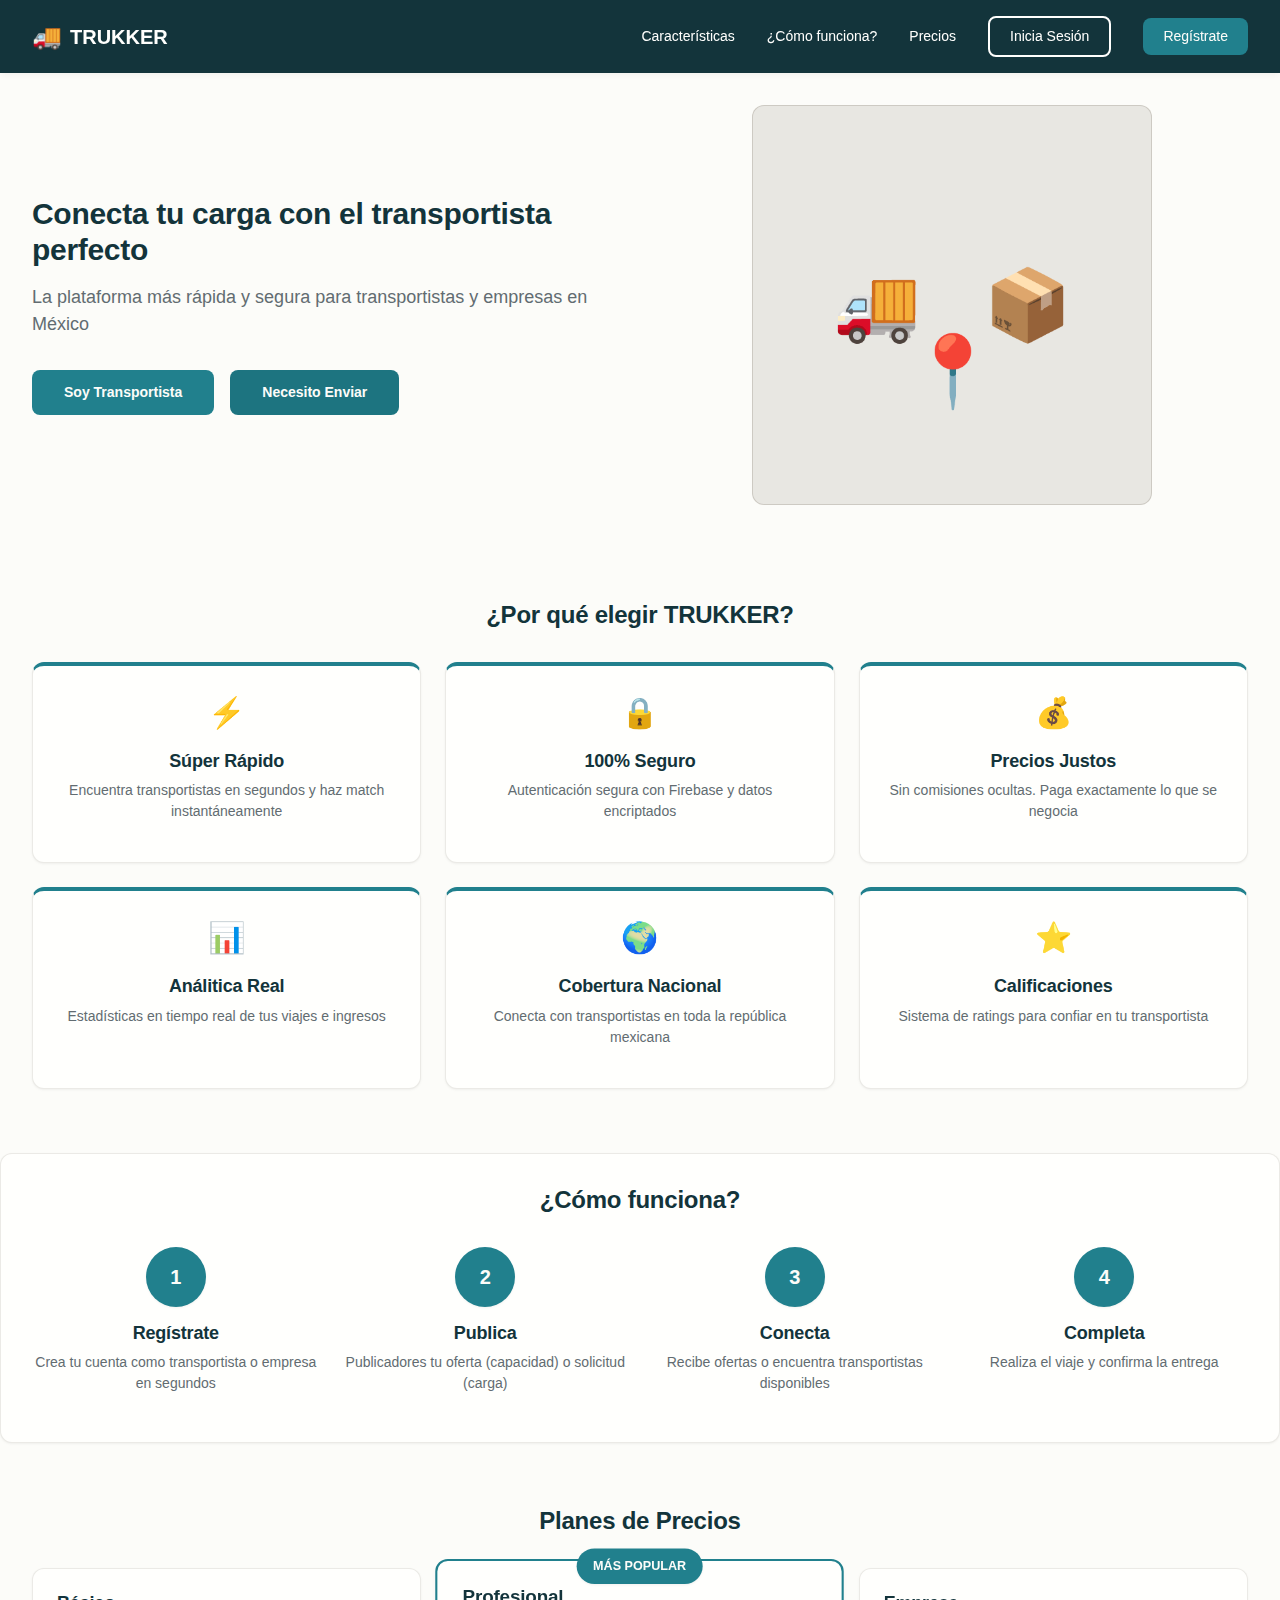
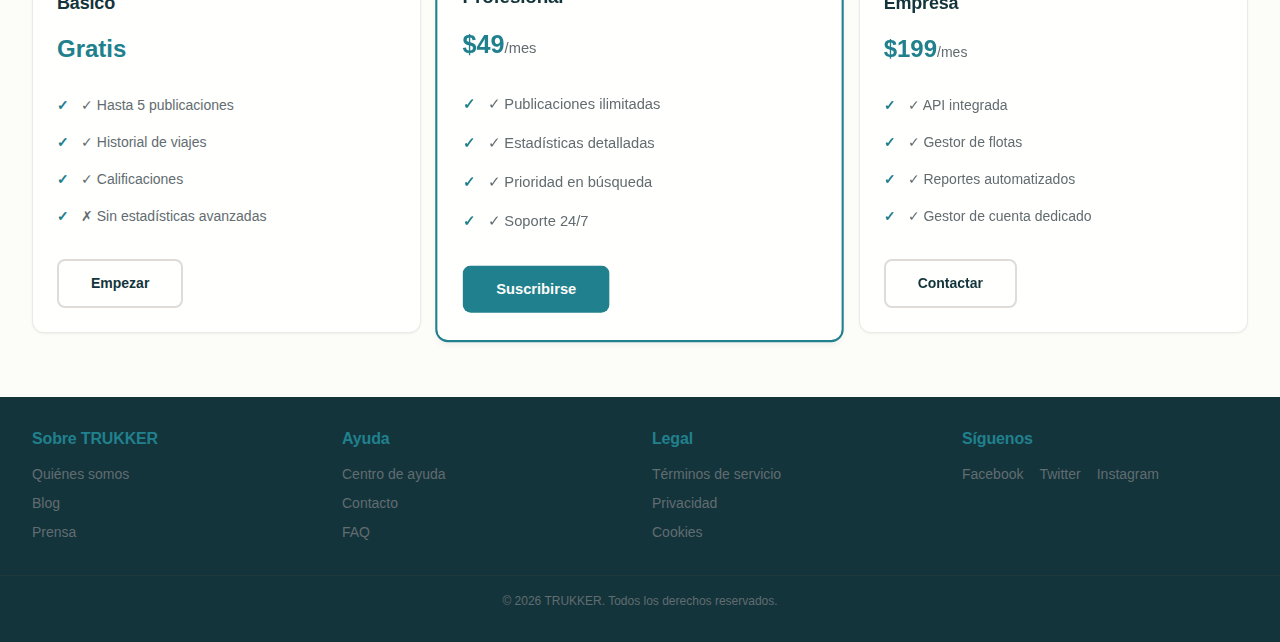
<file: index.html>
<!DOCTYPE html>
<html lang="es">
<head>
    <meta charset="UTF-8">
    <meta name="viewport" content="width=device-width, initial-scale=1.0">
    <title>TRUKKER - Plataforma de Transporte</title>
    <link rel="stylesheet" href="css/style.css">
</head>
<body>
    <!-- NAVBAR -->
    <nav class="navbar">
        <div class="navbar-container">
            <div class="navbar-logo">
                <span class="logo-icon">🚚</span>
                <span>TRUKKER</span>
            </div>
            <div class="navbar-links">
                <a href="#features" class="nav-link">Características</a>
                <a href="#how-it-works" class="nav-link">¿Cómo funciona?</a>
                <a href="#pricing" class="nav-link">Precios</a>
                <a href="login.html" class="nav-link login-btn">Inicia Sesión</a>
                <a href="register.html" class="nav-link register-btn">Regístrate</a>
            </div>
        </div>
    </nav>

    <!-- HERO SECTION -->
    <section class="hero">
        <div class="hero-content">
            <h1>Conecta tu carga con el transportista perfecto</h1>
            <p>La plataforma más rápida y segura para transportistas y empresas en México</p>
            <div class="hero-buttons">
                <a href="register.html?role=transportista" class="btn btn-primary">Soy Transportista</a>
                <a href="register.html?role=empresa" class="btn btn-secondary">Necesito Enviar</a>
            </div>
        </div>
        <div class="hero-image">
            <div class="illustration">
                <span class="truck">🚚</span>
                <span class="box">📦</span>
                <span class="location">📍</span>
            </div>
        </div>
    </section>

    <!-- FEATURES SECTION -->
    <section id="features" class="features">
        <h2>¿Por qué elegir TRUKKER?</h2>
        <div class="features-grid">
            <div class="feature-card">
                <div class="feature-icon">⚡</div>
                <h3>Súper Rápido</h3>
                <p>Encuentra transportistas en segundos y haz match instantáneamente</p>
            </div>
            <div class="feature-card">
                <div class="feature-icon">🔒</div>
                <h3>100% Seguro</h3>
                <p>Autenticación segura con Firebase y datos encriptados</p>
            </div>
            <div class="feature-card">
                <div class="feature-icon">💰</div>
                <h3>Precios Justos</h3>
                <p>Sin comisiones ocultas. Paga exactamente lo que se negocia</p>
            </div>
            <div class="feature-card">
                <div class="feature-icon">📊</div>
                <h3>Análitica Real</h3>
                <p>Estadísticas en tiempo real de tus viajes e ingresos</p>
            </div>
            <div class="feature-card">
                <div class="feature-icon">🌍</div>
                <h3>Cobertura Nacional</h3>
                <p>Conecta con transportistas en toda la república mexicana</p>
            </div>
            <div class="feature-card">
                <div class="feature-icon">⭐</div>
                <h3>Calificaciones</h3>
                <p>Sistema de ratings para confiar en tu transportista</p>
            </div>
        </div>
    </section>

    <!-- HOW IT WORKS SECTION -->
    <section id="how-it-works" class="how-it-works">
        <h2>¿Cómo funciona?</h2>
        <div class="steps-container">
            <div class="step">
                <div class="step-number">1</div>
                <h3>Regístrate</h3>
                <p>Crea tu cuenta como transportista o empresa en segundos</p>
            </div>
            <div class="step">
                <div class="step-number">2</div>
                <h3>Publica</h3>
                <p>Publicadores tu oferta (capacidad) o solicitud (carga)</p>
            </div>
            <div class="step">
                <div class="step-number">3</div>
                <h3>Conecta</h3>
                <p>Recibe ofertas o encuentra transportistas disponibles</p>
            </div>
            <div class="step">
                <div class="step-number">4</div>
                <h3>Completa</h3>
                <p>Realiza el viaje y confirma la entrega</p>
            </div>
        </div>
    </section>

    <!-- PRICING SECTION -->
    <section id="pricing" class="pricing">
        <h2>Planes de Precios</h2>
        <div class="pricing-grid">
            <div class="pricing-card">
                <h3>Básico</h3>
                <div class="price">Gratis</div>
                <ul class="features-list">
                    <li>✓ Hasta 5 publicaciones</li>
                    <li>✓ Historial de viajes</li>
                    <li>✓ Calificaciones</li>
                    <li>✗ Sin estadísticas avanzadas</li>
                </ul>
                <button class="btn btn-outline" onclick="scrollToRegister()">Empezar</button>
            </div>
            <div class="pricing-card featured">
                <div class="badge">MÁS POPULAR</div>
                <h3>Profesional</h3>
                <div class="price">$49<span>/mes</span></div>
                <ul class="features-list">
                    <li>✓ Publicaciones ilimitadas</li>
                    <li>✓ Estadísticas detalladas</li>
                    <li>✓ Prioridad en búsqueda</li>
                    <li>✓ Soporte 24/7</li>
                </ul>
                <button class="btn btn-primary" onclick="scrollToRegister()">Suscribirse</button>
            </div>
            <div class="pricing-card">
                <h3>Empresa</h3>
                <div class="price">$199<span>/mes</span></div>
                <ul class="features-list">
                    <li>✓ API integrada</li>
                    <li>✓ Gestor de flotas</li>
                    <li>✓ Reportes automatizados</li>
                    <li>✓ Gestor de cuenta dedicado</li>
                </ul>
                <button class="btn btn-outline" onclick="scrollToRegister()">Contactar</button>
            </div>
        </div>
    </section>

    <!-- FOOTER -->
    <footer class="footer">
        <div class="footer-container">
            <div class="footer-section">
                <h4>Sobre TRUKKER</h4>
                <ul>
                    <li><a href="#">Quiénes somos</a></li>
                    <li><a href="#">Blog</a></li>
                    <li><a href="#">Prensa</a></li>
                </ul>
            </div>
            <div class="footer-section">
                <h4>Ayuda</h4>
                <ul>
                    <li><a href="#">Centro de ayuda</a></li>
                    <li><a href="#">Contacto</a></li>
                    <li><a href="#">FAQ</a></li>
                </ul>
            </div>
            <div class="footer-section">
                <h4>Legal</h4>
                <ul>
                    <li><a href="#">Términos de servicio</a></li>
                    <li><a href="#">Privacidad</a></li>
                    <li><a href="#">Cookies</a></li>
                </ul>
            </div>
            <div class="footer-section">
                <h4>Síguenos</h4>
                <div class="social-links">
                    <a href="#">Facebook</a>
                    <a href="#">Twitter</a>
                    <a href="#">Instagram</a>
                </div>
            </div>
        </div>
        <div class="footer-bottom">
            <p>&copy; 2026 TRUKKER. Todos los derechos reservados.</p>
        </div>
    </footer>

    <script src="js/firebase-config.js"></script>
    <script>
        function scrollToRegister() {
            window.location.href = 'register.html';
        }
    </script>
</body>
</html>
</file>
<file: css/style.css>
:root {
  /* Primitive Color Tokens */
  --color-white: rgba(255, 255, 255, 1);
  --color-black: rgba(0, 0, 0, 1);
  --color-cream-50: rgba(252, 252, 249, 1);
  --color-cream-100: rgba(255, 255, 253, 1);
  --color-gray-200: rgba(245, 245, 245, 1);
  --color-gray-300: rgba(167, 169, 169, 1);
  --color-gray-400: rgba(119, 124, 124, 1);
  --color-slate-500: rgba(98, 108, 113, 1);
  --color-brown-600: rgba(94, 82, 64, 1);
  --color-charcoal-700: rgba(31, 33, 33, 1);
  --color-charcoal-800: rgba(38, 40, 40, 1);
  --color-slate-900: rgba(19, 52, 59, 1);
  --color-teal-300: rgba(50, 184, 198, 1);
  --color-teal-400: rgba(45, 166, 178, 1);
  --color-teal-500: rgba(33, 128, 141, 1);
  --color-teal-600: rgba(29, 116, 128, 1);
  --color-teal-700: rgba(26, 104, 115, 1);
  --color-teal-800: rgba(41, 150, 161, 1);
  --color-red-400: rgba(255, 84, 89, 1);
  --color-red-500: rgba(192, 21, 47, 1);
  --color-orange-400: rgba(230, 129, 97, 1);
  --color-orange-500: rgba(168, 75, 47, 1);

  /* RGB versions for opacity control */
  --color-brown-600-rgb: 94, 82, 64;
  --color-teal-500-rgb: 33, 128, 141;
  --color-slate-900-rgb: 19, 52, 59;
  --color-slate-500-rgb: 98, 108, 113;
  --color-red-500-rgb: 192, 21, 47;
  --color-red-400-rgb: 255, 84, 89;
  --color-orange-500-rgb: 168, 75, 47;
  --color-orange-400-rgb: 230, 129, 97;

  /* Background color tokens (Light Mode) */
  --color-bg-1: rgba(59, 130, 246, 0.08); /* Light blue */
  --color-bg-2: rgba(245, 158, 11, 0.08); /* Light yellow */
  --color-bg-3: rgba(34, 197, 94, 0.08); /* Light green */
  --color-bg-4: rgba(239, 68, 68, 0.08); /* Light red */
  --color-bg-5: rgba(147, 51, 234, 0.08); /* Light purple */
  --color-bg-6: rgba(249, 115, 22, 0.08); /* Light orange */
  --color-bg-7: rgba(236, 72, 153, 0.08); /* Light pink */
  --color-bg-8: rgba(6, 182, 212, 0.08); /* Light cyan */

  /* Semantic Color Tokens (Light Mode) */
  --color-background: var(--color-cream-50);
  --color-surface: var(--color-cream-100);
  --color-text: var(--color-slate-900);
  --color-text-secondary: var(--color-slate-500);
  --color-primary: var(--color-teal-500);
  --color-primary-hover: var(--color-teal-600);
  --color-primary-active: var(--color-teal-700);
  --color-secondary: rgba(var(--color-brown-600-rgb), 0.12);
  --color-secondary-hover: rgba(var(--color-brown-600-rgb), 0.2);
  --color-secondary-active: rgba(var(--color-brown-600-rgb), 0.25);
  --color-border: rgba(var(--color-brown-600-rgb), 0.2);
  --color-btn-primary-text: var(--color-cream-50);
  --color-card-border: rgba(var(--color-brown-600-rgb), 0.12);
  --color-card-border-inner: rgba(var(--color-brown-600-rgb), 0.12);
  --color-error: var(--color-red-500);
  --color-success: var(--color-teal-500);
  --color-warning: var(--color-orange-500);
  --color-info: var(--color-slate-500);
  --color-focus-ring: rgba(var(--color-teal-500-rgb), 0.4);
  --color-select-caret: rgba(var(--color-slate-900-rgb), 0.8);

  /* Common style patterns */
  --focus-ring: 0 0 0 3px var(--color-focus-ring);
  --focus-outline: 2px solid var(--color-primary);
  --status-bg-opacity: 0.15;
  --status-border-opacity: 0.25;
  --select-caret-light: url("data:image/svg+xml,%3Csvg xmlns='http://www.w3.org/2000/svg' width='16' height='16' viewBox='0 0 24 24' fill='none' stroke='%23134252' stroke-width='2' stroke-linecap='round' stroke-linejoin='round'%3E%3Cpolyline points='6 9 12 15 18 9'%3E%3C/polyline%3E%3C/svg%3E");
  --select-caret-dark: url("data:image/svg+xml,%3Csvg xmlns='http://www.w3.org/2000/svg' width='16' height='16' viewBox='0 0 24 24' fill='none' stroke='%23f5f5f5' stroke-width='2' stroke-linecap='round' stroke-linejoin='round'%3E%3Cpolyline points='6 9 12 15 18 9'%3E%3C/polyline%3E%3C/svg%3E");

  /* RGB versions for opacity control */
  --color-success-rgb: 33, 128, 141;
  --color-error-rgb: 192, 21, 47;
  --color-warning-rgb: 168, 75, 47;
  --color-info-rgb: 98, 108, 113;

  /* Typography */
  --font-family-base: "FKGroteskNeue", "Geist", "Inter", -apple-system,
    BlinkMacSystemFont, "Segoe UI", Roboto, sans-serif;
  --font-family-mono: "Berkeley Mono", ui-monospace, SFMono-Regular, Menlo,
    Monaco, Consolas, monospace;
  --font-size-xs: 11px;
  --font-size-sm: 12px;
  --font-size-base: 14px;
  --font-size-md: 14px;
  --font-size-lg: 16px;
  --font-size-xl: 18px;
  --font-size-2xl: 20px;
  --font-size-3xl: 24px;
  --font-size-4xl: 30px;
  --font-weight-normal: 400;
  --font-weight-medium: 500;
  --font-weight-semibold: 550;
  --font-weight-bold: 600;
  --line-height-tight: 1.2;
  --line-height-normal: 1.5;
  --letter-spacing-tight: -0.01em;

  /* Spacing */
  --space-0: 0;
  --space-1: 1px;
  --space-2: 2px;
  --space-4: 4px;
  --space-6: 6px;
  --space-8: 8px;
  --space-10: 10px;
  --space-12: 12px;
  --space-16: 16px;
  --space-20: 20px;
  --space-24: 24px;
  --space-32: 32px;

  /* Border Radius */
  --radius-sm: 6px;
  --radius-base: 8px;
  --radius-md: 10px;
  --radius-lg: 12px;
  --radius-full: 9999px;

  /* Shadows */
  --shadow-xs: 0 1px 2px rgba(0, 0, 0, 0.02);
  --shadow-sm: 0 1px 3px rgba(0, 0, 0, 0.04), 0 1px 2px rgba(0, 0, 0, 0.02);
  --shadow-md: 0 4px 6px -1px rgba(0, 0, 0, 0.04),
    0 2px 4px -1px rgba(0, 0, 0, 0.02);
  --shadow-lg: 0 10px 15px -3px rgba(0, 0, 0, 0.04),
    0 4px 6px -2px rgba(0, 0, 0, 0.02);
  --shadow-inset-sm: inset 0 1px 0 rgba(255, 255, 255, 0.15),
    inset 0 -1px 0 rgba(0, 0, 0, 0.03);

  /* Animation */
  --duration-fast: 150ms;
  --duration-normal: 250ms;
  --ease-standard: cubic-bezier(0.16, 1, 0.3, 1);

  /* Layout */
  --container-sm: 640px;
  --container-md: 768px;
  --container-lg: 1024px;
  --container-xl: 1280px;
}

/* Dark mode colors */
@media (prefers-color-scheme: dark) {
  :root {
    /* RGB versions for opacity control (Dark Mode) */
    --color-gray-400-rgb: 119, 124, 124;
    --color-teal-300-rgb: 50, 184, 198;
    --color-gray-300-rgb: 167, 169, 169;
    --color-gray-200-rgb: 245, 245, 245;

    /* Background color tokens (Dark Mode) */
    --color-bg-1: rgba(29, 78, 216, 0.15); /* Dark blue */
    --color-bg-2: rgba(180, 83, 9, 0.15); /* Dark yellow */
    --color-bg-3: rgba(21, 128, 61, 0.15); /* Dark green */
    --color-bg-4: rgba(185, 28, 28, 0.15); /* Dark red */
    --color-bg-5: rgba(107, 33, 168, 0.15); /* Dark purple */
    --color-bg-6: rgba(194, 65, 12, 0.15); /* Dark orange */
    --color-bg-7: rgba(190, 24, 93, 0.15); /* Dark pink */
    --color-bg-8: rgba(8, 145, 178, 0.15); /* Dark cyan */

    /* Semantic Color Tokens (Dark Mode) */
    --color-background: var(--color-charcoal-700);
    --color-surface: var(--color-charcoal-800);
    --color-text: var(--color-gray-200);
    --color-text-secondary: rgba(var(--color-gray-300-rgb), 0.7);
    --color-primary: var(--color-teal-300);
    --color-primary-hover: var(--color-teal-400);
    --color-primary-active: var(--color-teal-800);
    --color-secondary: rgba(var(--color-gray-400-rgb), 0.15);
    --color-secondary-hover: rgba(var(--color-gray-400-rgb), 0.25);
    --color-secondary-active: rgba(var(--color-gray-400-rgb), 0.3);
    --color-border: rgba(var(--color-gray-400-rgb), 0.3);
    --color-error: var(--color-red-400);
    --color-success: var(--color-teal-300);
    --color-warning: var(--color-orange-400);
    --color-info: var(--color-gray-300);
    --color-focus-ring: rgba(var(--color-teal-300-rgb), 0.4);
    --color-btn-primary-text: var(--color-slate-900);
    --color-card-border: rgba(var(--color-gray-400-rgb), 0.2);
    --color-card-border-inner: rgba(var(--color-gray-400-rgb), 0.15);
    --shadow-inset-sm: inset 0 1px 0 rgba(255, 255, 255, 0.1),
      inset 0 -1px 0 rgba(0, 0, 0, 0.15);
    --button-border-secondary: rgba(var(--color-gray-400-rgb), 0.2);
    --color-border-secondary: rgba(var(--color-gray-400-rgb), 0.2);
    --color-select-caret: rgba(var(--color-gray-200-rgb), 0.8);

    /* Common style patterns - updated for dark mode */
    --focus-ring: 0 0 0 3px var(--color-focus-ring);
    --focus-outline: 2px solid var(--color-primary);
    --status-bg-opacity: 0.15;
    --status-border-opacity: 0.25;
    --select-caret-light: url("data:image/svg+xml,%3Csvg xmlns='http://www.w3.org/2000/svg' width='16' height='16' viewBox='0 0 24 24' fill='none' stroke='%23134252' stroke-width='2' stroke-linecap='round' stroke-linejoin='round'%3E%3Cpolyline points='6 9 12 15 18 9'%3E%3C/polyline%3E%3C/svg%3E");
    --select-caret-dark: url("data:image/svg+xml,%3Csvg xmlns='http://www.w3.org/2000/svg' width='16' height='16' viewBox='0 0 24 24' fill='none' stroke='%23f5f5f5' stroke-width='2' stroke-linecap='round' stroke-linejoin='round'%3E%3Cpolyline points='6 9 12 15 18 9'%3E%3C/polyline%3E%3C/svg%3E");

    /* RGB versions for dark mode */
    --color-success-rgb: var(--color-teal-300-rgb);
    --color-error-rgb: var(--color-red-400-rgb);
    --color-warning-rgb: var(--color-orange-400-rgb);
    --color-info-rgb: var(--color-gray-300-rgb);
  }
}

/* Data attribute for manual theme switching */
[data-color-scheme="dark"] {
  /* RGB versions for opacity control (dark mode) */
  --color-gray-400-rgb: 119, 124, 124;
  --color-teal-300-rgb: 50, 184, 198;
  --color-gray-300-rgb: 167, 169, 169;
  --color-gray-200-rgb: 245, 245, 245;

  /* Colorful background palette - Dark Mode */
  --color-bg-1: rgba(29, 78, 216, 0.15); /* Dark blue */
  --color-bg-2: rgba(180, 83, 9, 0.15); /* Dark yellow */
  --color-bg-3: rgba(21, 128, 61, 0.15); /* Dark green */
  --color-bg-4: rgba(185, 28, 28, 0.15); /* Dark red */
  --color-bg-5: rgba(107, 33, 168, 0.15); /* Dark purple */
  --color-bg-6: rgba(194, 65, 12, 0.15); /* Dark orange */
  --color-bg-7: rgba(190, 24, 93, 0.15); /* Dark pink */
  --color-bg-8: rgba(8, 145, 178, 0.15); /* Dark cyan */

  /* Semantic Color Tokens (Dark Mode) */
  --color-background: var(--color-charcoal-700);
  --color-surface: var(--color-charcoal-800);
  --color-text: var(--color-gray-200);
  --color-text-secondary: rgba(var(--color-gray-300-rgb), 0.7);
  --color-primary: var(--color-teal-300);
  --color-primary-hover: var(--color-teal-400);
  --color-primary-active: var(--color-teal-800);
  --color-secondary: rgba(var(--color-gray-400-rgb), 0.15);
  --color-secondary-hover: rgba(var(--color-gray-400-rgb), 0.25);
  --color-secondary-active: rgba(var(--color-gray-400-rgb), 0.3);
  --color-border: rgba(var(--color-gray-400-rgb), 0.3);
  --color-error: var(--color-red-400);
  --color-success: var(--color-teal-300);
  --color-warning: var(--color-orange-400);
  --color-info: var(--color-gray-300);
  --color-focus-ring: rgba(var(--color-teal-300-rgb), 0.4);
  --color-btn-primary-text: var(--color-slate-900);
  --color-card-border: rgba(var(--color-gray-400-rgb), 0.15);
  --color-card-border-inner: rgba(var(--color-gray-400-rgb), 0.15);
  --shadow-inset-sm: inset 0 1px 0 rgba(255, 255, 255, 0.1),
    inset 0 -1px 0 rgba(0, 0, 0, 0.15);
  --color-border-secondary: rgba(var(--color-gray-400-rgb), 0.2);
  --color-select-caret: rgba(var(--color-gray-200-rgb), 0.8);

  /* Common style patterns - updated for dark mode */
  --focus-ring: 0 0 0 3px var(--color-focus-ring);
  --focus-outline: 2px solid var(--color-primary);
  --status-bg-opacity: 0.15;
  --status-border-opacity: 0.25;
  --select-caret-light: url("data:image/svg+xml,%3Csvg xmlns='http://www.w3.org/2000/svg' width='16' height='16' viewBox='0 0 24 24' fill='none' stroke='%23134252' stroke-width='2' stroke-linecap='round' stroke-linejoin='round'%3E%3Cpolyline points='6 9 12 15 18 9'%3E%3C/polyline%3E%3C/svg%3E");
  --select-caret-dark: url("data:image/svg+xml,%3Csvg xmlns='http://www.w3.org/2000/svg' width='16' height='16' viewBox='0 0 24 24' fill='none' stroke='%23f5f5f5' stroke-width='2' stroke-linecap='round' stroke-linejoin='round'%3E%3Cpolyline points='6 9 12 15 18 9'%3E%3C/polyline%3E%3C/svg%3E");

  /* RGB versions for dark mode */
  --color-success-rgb: var(--color-teal-300-rgb);
  --color-error-rgb: var(--color-red-400-rgb);
  --color-warning-rgb: var(--color-orange-400-rgb);
  --color-info-rgb: var(--color-gray-300-rgb);
}

[data-color-scheme="light"] {
  /* RGB versions for opacity control (light mode) */
  --color-brown-600-rgb: 94, 82, 64;
  --color-teal-500-rgb: 33, 128, 141;
  --color-slate-900-rgb: 19, 52, 59;

  /* Semantic Color Tokens (Light Mode) */
  --color-background: var(--color-cream-50);
  --color-surface: var(--color-cream-100);
  --color-text: var(--color-slate-900);
  --color-text-secondary: var(--color-slate-500);
  --color-primary: var(--color-teal-500);
  --color-primary-hover: var(--color-teal-600);
  --color-primary-active: var(--color-teal-700);
  --color-secondary: rgba(var(--color-brown-600-rgb), 0.12);
  --color-secondary-hover: rgba(var(--color-brown-600-rgb), 0.2);
  --color-secondary-active: rgba(var(--color-brown-600-rgb), 0.25);
  --color-border: rgba(var(--color-brown-600-rgb), 0.2);
  --color-btn-primary-text: var(--color-cream-50);
  --color-card-border: rgba(var(--color-brown-600-rgb), 0.12);
  --color-card-border-inner: rgba(var(--color-brown-600-rgb), 0.12);
  --color-error: var(--color-red-500);
  --color-success: var(--color-teal-500);
  --color-warning: var(--color-orange-500);
  --color-info: var(--color-slate-500);
  --color-focus-ring: rgba(var(--color-teal-500-rgb), 0.4);

  /* RGB versions for light mode */
  --color-success-rgb: var(--color-teal-500-rgb);
  --color-error-rgb: var(--color-red-500-rgb);
  --color-warning-rgb: var(--color-orange-500-rgb);
  --color-info-rgb: var(--color-slate-500-rgb);
}

/* Base styles */
html {
  font-size: var(--font-size-base);
  font-family: var(--font-family-base);
  line-height: var(--line-height-normal);
  color: var(--color-text);
  background-color: var(--color-background);
  -webkit-font-smoothing: antialiased;
  box-sizing: border-box;
}

body {
  margin: 0;
  padding: 0;
}

*,
*::before,
*::after {
  box-sizing: inherit;
}

/* Typography */
h1,
h2,
h3,
h4,
h5,
h6 {
  margin: 0;
  font-weight: var(--font-weight-semibold);
  line-height: var(--line-height-tight);
  color: var(--color-text);
  letter-spacing: var(--letter-spacing-tight);
}

h1 {
  font-size: var(--font-size-4xl);
}
h2 {
  font-size: var(--font-size-3xl);
}
h3 {
  font-size: var(--font-size-2xl);
}
h4 {
  font-size: var(--font-size-xl);
}
h5 {
  font-size: var(--font-size-lg);
}
h6 {
  font-size: var(--font-size-md);
}

p {
  margin: 0 0 var(--space-16) 0;
}

a {
  color: var(--color-primary);
  text-decoration: none;
  transition: color var(--duration-fast) var(--ease-standard);
}

a:hover {
  color: var(--color-primary-hover);
}

code,
pre {
  font-family: var(--font-family-mono);
  font-size: calc(var(--font-size-base) * 0.95);
  background-color: var(--color-secondary);
  border-radius: var(--radius-sm);
}

code {
  padding: var(--space-1) var(--space-4);
}

pre {
  padding: var(--space-16);
  margin: var(--space-16) 0;
  overflow: auto;
  border: 1px solid var(--color-border);
}

pre code {
  background: none;
  padding: 0;
}

/* Buttons */
.btn {
  display: inline-flex;
  align-items: center;
  justify-content: center;
  padding: var(--space-8) var(--space-16);
  border-radius: var(--radius-base);
  font-size: var(--font-size-base);
  font-weight: 500;
  line-height: 1.5;
  cursor: pointer;
  transition: all var(--duration-normal) var(--ease-standard);
  border: none;
  text-decoration: none;
  position: relative;
}

.btn:focus-visible {
  outline: none;
  box-shadow: var(--focus-ring);
}

.btn--primary {
  background: var(--color-primary);
  color: var(--color-btn-primary-text);
}

.btn--primary:hover {
  background: var(--color-primary-hover);
}

.btn--primary:active {
  background: var(--color-primary-active);
}

.btn--secondary {
  background: var(--color-secondary);
  color: var(--color-text);
}

.btn--secondary:hover {
  background: var(--color-secondary-hover);
}

.btn--secondary:active {
  background: var(--color-secondary-active);
}

.btn--outline {
  background: transparent;
  border: 1px solid var(--color-border);
  color: var(--color-text);
}

.btn--outline:hover {
  background: var(--color-secondary);
}

.btn--sm {
  padding: var(--space-4) var(--space-12);
  font-size: var(--font-size-sm);
  border-radius: var(--radius-sm);
}

.btn--lg {
  padding: var(--space-10) var(--space-20);
  font-size: var(--font-size-lg);
  border-radius: var(--radius-md);
}

.btn--full-width {
  width: 100%;
}

.btn:disabled {
  opacity: 0.5;
  cursor: not-allowed;
}

/* Form elements */
.form-control {
  display: block;
  width: 100%;
  padding: var(--space-8) var(--space-12);
  font-size: var(--font-size-md);
  line-height: 1.5;
  color: var(--color-text);
  background-color: var(--color-surface);
  border: 1px solid var(--color-border);
  border-radius: var(--radius-base);
  transition: border-color var(--duration-fast) var(--ease-standard),
    box-shadow var(--duration-fast) var(--ease-standard);
}

textarea.form-control {
  font-family: var(--font-family-base);
  font-size: var(--font-size-base);
}

select.form-control {
  padding: var(--space-8) var(--space-12);
  -webkit-appearance: none;
  -moz-appearance: none;
  appearance: none;
  background-image: var(--select-caret-light);
  background-repeat: no-repeat;
  background-position: right var(--space-12) center;
  background-size: 16px;
  padding-right: var(--space-32);
}

/* Add a dark mode specific caret */
@media (prefers-color-scheme: dark) {
  select.form-control {
    background-image: var(--select-caret-dark);
  }
}

/* Also handle data-color-scheme */
[data-color-scheme="dark"] select.form-control {
  background-image: var(--select-caret-dark);
}

[data-color-scheme="light"] select.form-control {
  background-image: var(--select-caret-light);
}

.form-control:focus {
  border-color: var(--color-primary);
  outline: var(--focus-outline);
}

.form-label {
  display: block;
  margin-bottom: var(--space-8);
  font-weight: var(--font-weight-medium);
  font-size: var(--font-size-sm);
}

.form-group {
  margin-bottom: var(--space-16);
}

/* Card component */
.card {
  background-color: var(--color-surface);
  border-radius: var(--radius-lg);
  border: 1px solid var(--color-card-border);
  box-shadow: var(--shadow-sm);
  overflow: hidden;
  transition: box-shadow var(--duration-normal) var(--ease-standard);
}

.card:hover {
  box-shadow: var(--shadow-md);
}

.card__body {
  padding: var(--space-16);
}

.card__header,
.card__footer {
  padding: var(--space-16);
  border-bottom: 1px solid var(--color-card-border-inner);
}

/* Status indicators - simplified with CSS variables */
.status {
  display: inline-flex;
  align-items: center;
  padding: var(--space-6) var(--space-12);
  border-radius: var(--radius-full);
  font-weight: var(--font-weight-medium);
  font-size: var(--font-size-sm);
}

.status--success {
  background-color: rgba(
    var(--color-success-rgb, 33, 128, 141),
    var(--status-bg-opacity)
  );
  color: var(--color-success);
  border: 1px solid
    rgba(var(--color-success-rgb, 33, 128, 141), var(--status-border-opacity));
}

.status--error {
  background-color: rgba(
    var(--color-error-rgb, 192, 21, 47),
    var(--status-bg-opacity)
  );
  color: var(--color-error);
  border: 1px solid
    rgba(var(--color-error-rgb, 192, 21, 47), var(--status-border-opacity));
}

.status--warning {
  background-color: rgba(
    var(--color-warning-rgb, 168, 75, 47),
    var(--status-bg-opacity)
  );
  color: var(--color-warning);
  border: 1px solid
    rgba(var(--color-warning-rgb, 168, 75, 47), var(--status-border-opacity));
}

.status--info {
  background-color: rgba(
    var(--color-info-rgb, 98, 108, 113),
    var(--status-bg-opacity)
  );
  color: var(--color-info);
  border: 1px solid
    rgba(var(--color-info-rgb, 98, 108, 113), var(--status-border-opacity));
}

/* Container layout */
.container {
  width: 100%;
  margin-right: auto;
  margin-left: auto;
  padding-right: var(--space-16);
  padding-left: var(--space-16);
}

@media (min-width: 640px) {
  .container {
    max-width: var(--container-sm);
  }
}
@media (min-width: 768px) {
  .container {
    max-width: var(--container-md);
  }
}
@media (min-width: 1024px) {
  .container {
    max-width: var(--container-lg);
  }
}
@media (min-width: 1280px) {
  .container {
    max-width: var(--container-xl);
  }
}

/* Utility classes */
.flex {
  display: flex;
}
.flex-col {
  flex-direction: column;
}
.items-center {
  align-items: center;
}
.justify-center {
  justify-content: center;
}
.justify-between {
  justify-content: space-between;
}
.gap-4 {
  gap: var(--space-4);
}
.gap-8 {
  gap: var(--space-8);
}
.gap-16 {
  gap: var(--space-16);
}

.m-0 {
  margin: 0;
}
.mt-8 {
  margin-top: var(--space-8);
}
.mb-8 {
  margin-bottom: var(--space-8);
}
.mx-8 {
  margin-left: var(--space-8);
  margin-right: var(--space-8);
}
.my-8 {
  margin-top: var(--space-8);
  margin-bottom: var(--space-8);
}

.p-0 {
  padding: 0;
}
.py-8 {
  padding-top: var(--space-8);
  padding-bottom: var(--space-8);
}
.px-8 {
  padding-left: var(--space-8);
  padding-right: var(--space-8);
}
.py-16 {
  padding-top: var(--space-16);
  padding-bottom: var(--space-16);
}
.px-16 {
  padding-left: var(--space-16);
  padding-right: var(--space-16);
}

.block {
  display: block;
}
.hidden {
  display: none;
}

/* Accessibility */
.sr-only {
  position: absolute;
  width: 1px;
  height: 1px;
  padding: 0;
  margin: -1px;
  overflow: hidden;
  clip: rect(0, 0, 0, 0);
  white-space: nowrap;
  border-width: 0;
}

:focus-visible {
  outline: var(--focus-outline);
  outline-offset: 2px;
}

/* Dark mode specifics */
[data-color-scheme="dark"] .btn--outline {
  border: 1px solid var(--color-border-secondary);
}

@font-face {
  font-family: 'FKGroteskNeue';
  src: url('https://r2cdn.perplexity.ai/fonts/FKGroteskNeue.woff2')
    format('woff2');
}

/* END PERPLEXITY DESIGN SYSTEM */
/* ==========================================
   ESTILOS GLOBALES - TRUKKER
   Estilo tipo UBER - Profesional y moderno
   Adaptado al Design System de Perplexity
   =========================================== */

* {
    margin: 0;
    padding: 0;
    box-sizing: border-box;
}

:root {
    --primary-color: var(--color-text);
    --secondary-color: var(--color-primary);
    --accent-color: var(--color-primary-hover);
    --success-color: var(--color-success);
    --danger-color: var(--color-error);
    --warning-color: var(--color-warning);
    --light-gray: var(--color-secondary);
    --medium-gray: var(--color-border);
    --dark-gray: var(--color-text);
    --text-color: var(--color-text);
    --border-radius: var(--radius-lg);
    --box-shadow: var(--shadow-md);
    --transition: var(--duration-normal) var(--ease-standard);
}

html {
    scroll-behavior: smooth;
}

body {
    font-family: var(--font-family-base);
    color: var(--color-text);
    background-color: var(--color-background);
    line-height: var(--line-height-normal);
}

/* ==========================================
   NAVBAR
   =========================================== */

.navbar {
    background-color: var(--color-text);
    color: var(--color-surface);
    padding: var(--space-16) 0;
    position: sticky;
    top: 0;
    z-index: 1000;
    box-shadow: var(--shadow-md);
}

.navbar-container {
    max-width: var(--container-xl);
    margin: 0 auto;
    padding: 0 var(--space-32);
    display: flex;
    justify-content: space-between;
    align-items: center;
}

.navbar-logo {
    font-size: var(--font-size-2xl);
    font-weight: var(--font-weight-bold);
    display: flex;
    align-items: center;
    gap: var(--space-8);
}

.logo-icon {
    font-size: var(--font-size-3xl);
}

.navbar-links {
    display: flex;
    gap: var(--space-32);
    align-items: center;
}

.nav-link {
    color: var(--color-surface);
    text-decoration: none;
    font-weight: var(--font-weight-medium);
    transition: color var(--duration-normal) var(--ease-standard);
}

.nav-link:hover {
    color: var(--color-primary);
}

.login-btn {
    color: var(--color-surface);
    border: 2px solid var(--color-surface);
    padding: var(--space-8) var(--space-20);
    border-radius: var(--radius-base);
    transition: all var(--duration-normal) var(--ease-standard);
}

.login-btn:hover {
    background-color: var(--color-surface);
    color: var(--color-text);
}

.register-btn {
    background-color: var(--color-primary);
    color: var(--color-btn-primary-text);
    padding: var(--space-8) var(--space-20);
    border-radius: var(--radius-base);
    transition: background-color var(--duration-normal) var(--ease-standard);
}

.register-btn:hover {
    background-color: var(--color-primary-hover);
}

/* ==========================================
   HERO SECTION
   =========================================== */

.hero {
    max-width: var(--container-xl);
    margin: 0 auto;
    padding: var(--space-32) var(--space-32);
    display: grid;
    grid-template-columns: 1fr 1fr;
    gap: var(--space-32);
    align-items: center;
}

.hero-content h1 {
    font-size: var(--font-size-4xl);
    font-weight: var(--font-weight-bold);
    margin-bottom: var(--space-16);
    line-height: var(--line-height-tight);
    color: var(--color-text);
    letter-spacing: var(--letter-spacing-tight);
}

.hero-content p {
    font-size: var(--font-size-xl);
    color: var(--color-text-secondary);
    margin-bottom: var(--space-32);
}

.hero-buttons {
    display: flex;
    gap: var(--space-16);
}

.btn {
    padding: var(--space-12) var(--space-32);
    border-radius: var(--radius-base);
    font-size: var(--font-size-base);
    font-weight: var(--font-weight-semibold);
    text-decoration: none;
    border: none;
    cursor: pointer;
    transition: all var(--duration-normal) var(--ease-standard);
    display: inline-block;
}

.btn:focus-visible {
    outline: var(--focus-outline);
    box-shadow: var(--focus-ring);
}

.btn-primary {
    background-color: var(--color-primary);
    color: var(--color-btn-primary-text);
}

.btn-primary:hover {
    background-color: var(--color-primary-hover);
    transform: translateY(-2px);
    box-shadow: var(--shadow-lg);
}

.btn-primary:active {
    background-color: var(--color-primary-active);
}

.btn-secondary {
    background-color: var(--color-primary-hover);
    color: var(--color-btn-primary-text);
}

.btn-secondary:hover {
    background-color: var(--color-primary-active);
    transform: translateY(-2px);
    box-shadow: var(--shadow-lg);
}

.btn-outline {
    border: 2px solid var(--color-border);
    color: var(--color-text);
    background-color: transparent;
}

.btn-outline:hover {
    background-color: var(--color-secondary);
    border-color: var(--color-border);
}

.hero-image {
    display: flex;
    justify-content: center;
    align-items: center;
}

.illustration {
    position: relative;
    width: 400px;
    height: 400px;
    display: flex;
    justify-content: center;
    align-items: center;
    background: var(--color-secondary);
    border-radius: var(--radius-lg);
    border: 1px solid var(--color-border);
}

.truck, .box, .location {
    position: absolute;
    font-size: 5rem;
    animation: float 3s ease-in-out infinite;
}

.truck {
    animation-delay: 0s;
    left: 20%;
}

.box {
    animation-delay: 0.5s;
    right: 20%;
}

.location {
    animation-delay: 1s;
    bottom: 20%;
}

@keyframes float {
    0%, 100% { transform: translateY(0px); }
    50% { transform: translateY(-20px); }
}

/* ==========================================
   FEATURES SECTION
   =========================================== */

.features {
    max-width: var(--container-xl);
    margin: var(--space-32) auto;
    padding: var(--space-32);
}

.features h2 {
    font-size: var(--font-size-3xl);
    text-align: center;
    margin-bottom: var(--space-32);
    color: var(--color-text);
    font-weight: var(--font-weight-semibold);
    letter-spacing: var(--letter-spacing-tight);
}

.features-grid {
    display: grid;
    grid-template-columns: repeat(auto-fit, minmax(300px, 1fr));
    gap: var(--space-24);
}

.feature-card {
    padding: var(--space-24);
    background-color: var(--color-surface);
    border-radius: var(--radius-lg);
    text-align: center;
    transition: all var(--duration-normal) var(--ease-standard);
    border: 1px solid var(--color-card-border);
    border-top: 4px solid var(--color-primary);
    box-shadow: var(--shadow-sm);
}

.feature-card:hover {
    transform: translateY(-10px);
    box-shadow: var(--shadow-lg);
}

.feature-icon {
    font-size: var(--font-size-4xl);
    margin-bottom: var(--space-16);
    color: var(--color-primary);
}

.feature-card h3 {
    font-size: var(--font-size-xl);
    margin-bottom: var(--space-8);
    color: var(--color-text);
    font-weight: var(--font-weight-semibold);
}

.feature-card p {
    color: var(--color-text-secondary);
    font-size: var(--font-size-base);
    line-height: var(--line-height-normal);
}

/* ==========================================
   HOW IT WORKS SECTION
   =========================================== */

.how-it-works {
    background-color: var(--color-surface);
    max-width: var(--container-xl);
    margin: var(--space-32) auto;
    padding: var(--space-32);
    border-radius: var(--radius-lg);
    border: 1px solid var(--color-card-border);
    box-shadow: var(--shadow-sm);
}

.how-it-works h2 {
    font-size: var(--font-size-3xl);
    text-align: center;
    margin-bottom: var(--space-32);
    color: var(--color-text);
    font-weight: var(--font-weight-semibold);
    letter-spacing: var(--letter-spacing-tight);
}

.steps-container {
    display: grid;
    grid-template-columns: repeat(auto-fit, minmax(250px, 1fr));
    gap: var(--space-24);
}

.step {
    text-align: center;
    position: relative;
}

.step-number {
    display: flex;
    align-items: center;
    justify-content: center;
    width: 60px;
    height: 60px;
    background-color: var(--color-primary);
    color: var(--color-btn-primary-text);
    border-radius: var(--radius-full);
    font-size: var(--font-size-2xl);
    font-weight: var(--font-weight-bold);
    margin: 0 auto var(--space-16);
    box-shadow: var(--shadow-sm);
}

.step h3 {
    font-size: var(--font-size-xl);
    margin-bottom: var(--space-8);
    color: var(--color-text);
    font-weight: var(--font-weight-semibold);
}

.step p {
    color: var(--color-text-secondary);
    font-size: var(--font-size-base);
    line-height: var(--line-height-normal);
}

/* ==========================================
   PRICING SECTION
   =========================================== */

.pricing {
    max-width: var(--container-xl);
    margin: var(--space-32) auto;
    padding: var(--space-32);
}

.pricing h2 {
    font-size: var(--font-size-3xl);
    text-align: center;
    margin-bottom: var(--space-32);
    color: var(--color-text);
    font-weight: var(--font-weight-semibold);
    letter-spacing: var(--letter-spacing-tight);
}

.pricing-grid {
    display: grid;
    grid-template-columns: repeat(auto-fit, minmax(300px, 1fr));
    gap: var(--space-24);
}

.pricing-card {
    padding: var(--space-24);
    background-color: var(--color-surface);
    border-radius: var(--radius-lg);
    border: 1px solid var(--color-card-border);
    transition: all var(--duration-normal) var(--ease-standard);
    position: relative;
    box-shadow: var(--shadow-sm);
}

.pricing-card:hover {
    transform: translateY(-10px);
    box-shadow: var(--shadow-lg);
}

.pricing-card.featured {
    border: 2px solid var(--color-primary);
    transform: scale(1.05);
    box-shadow: var(--shadow-md);
}

.badge {
    position: absolute;
    top: calc(var(--space-12) * -1);
    left: 50%;
    transform: translateX(-50%);
    background-color: var(--color-primary);
    color: var(--color-btn-primary-text);
    padding: var(--space-8) var(--space-16);
    border-radius: var(--radius-full);
    font-weight: var(--font-weight-bold);
    font-size: var(--font-size-sm);
    box-shadow: var(--shadow-sm);
}

.pricing-card h3 {
    font-size: var(--font-size-xl);
    margin-bottom: var(--space-16);
    color: var(--color-text);
    font-weight: var(--font-weight-semibold);
}

.price {
    font-size: var(--font-size-3xl);
    font-weight: var(--font-weight-bold);
    color: var(--color-primary);
    margin-bottom: var(--space-20);
}

.price span {
    font-size: var(--font-size-base);
    color: var(--color-text-secondary);
    font-weight: var(--font-weight-normal);
}

.features-list {
    list-style: none;
    margin-bottom: var(--space-24);
}

.features-list li {
    padding: var(--space-8) 0;
    color: var(--color-text-secondary);
    font-size: var(--font-size-base);
    line-height: var(--line-height-normal);
}

.features-list li:before {
    content: "✓ ";
    color: var(--color-success);
    font-weight: var(--font-weight-bold);
    margin-right: var(--space-8);
}

/* ==========================================
   FOOTER
   =========================================== */

.footer {
    background-color: var(--color-text);
    color: var(--color-surface);
    padding: var(--space-32) 0 var(--space-16);
    margin-top: var(--space-32);
}

.footer-container {
    max-width: var(--container-xl);
    margin: 0 auto;
    padding: 0 var(--space-32);
    display: grid;
    grid-template-columns: repeat(auto-fit, minmax(200px, 1fr));
    gap: var(--space-24);
    margin-bottom: var(--space-24);
}

.footer-section h4 {
    margin-bottom: var(--space-16);
    color: var(--color-primary);
    font-weight: var(--font-weight-semibold);
    font-size: var(--font-size-lg);
}

.footer-section ul {
    list-style: none;
}

.footer-section ul li {
    margin-bottom: var(--space-8);
}

.footer-section a {
    color: var(--color-text-secondary);
    text-decoration: none;
    transition: color var(--duration-normal) var(--ease-standard);
    font-size: var(--font-size-base);
}

.footer-section a:hover {
    color: var(--color-primary);
}

.social-links {
    display: flex;
    gap: var(--space-16);
    flex-wrap: wrap;
}

.footer-bottom {
    text-align: center;
    padding-top: var(--space-16);
    border-top: 1px solid var(--color-border);
    color: var(--color-text-secondary);
    font-size: var(--font-size-sm);
}

/* ==========================================
   RESPONSIVE DESIGN
   =========================================== */

/* Mobile Portrait - 480px breakpoint as required */
@media (max-width: 480px) {
    .navbar-container {
        padding: 0 var(--space-16);
        flex-direction: column;
        gap: var(--space-12);
    }

    .navbar-logo {
        font-size: var(--font-size-xl);
    }

    .logo-icon {
        font-size: var(--font-size-2xl);
    }

    .navbar-links {
        flex-direction: column;
        gap: var(--space-8);
        width: 100%;
    }

    .nav-link {
        font-size: var(--font-size-sm);
    }

    .login-btn,
    .register-btn {
        width: 100%;
        text-align: center;
        padding: var(--space-8) var(--space-16);
    }

    .hero {
        grid-template-columns: 1fr;
        padding: var(--space-24) var(--space-16);
        gap: var(--space-24);
    }

    .hero-content h1 {
        font-size: var(--font-size-2xl);
        text-align: center;
    }

    .hero-content p {
        font-size: var(--font-size-base);
        text-align: center;
    }

    .hero-buttons {
        flex-direction: column;
        width: 100%;
    }

    .btn {
        width: 100%;
        padding: var(--space-12) var(--space-16);
    }

    .illustration {
        width: 280px;
        height: 280px;
    }

    .truck, .box, .location {
        font-size: 2.5rem;
    }

    .features {
        padding: var(--space-16);
    }

    .features h2 {
        font-size: var(--font-size-2xl);
    }

    .features-grid {
        grid-template-columns: 1fr;
        gap: var(--space-16);
    }

    .feature-card {
        padding: var(--space-16);
    }

    .how-it-works {
        padding: var(--space-24) var(--space-16);
        margin: var(--space-24) var(--space-16);
    }

    .how-it-works h2 {
        font-size: var(--font-size-2xl);
    }

    .steps-container {
        grid-template-columns: 1fr;
        gap: var(--space-20);
    }

    .pricing {
        padding: var(--space-16);
    }

    .pricing h2 {
        font-size: var(--font-size-2xl);
    }

    .pricing-grid {
        grid-template-columns: 1fr;
        gap: var(--space-16);
    }

    .pricing-card.featured {
        transform: scale(1);
    }

    .footer-container {
        padding: 0 var(--space-16);
        grid-template-columns: 1fr;
        gap: var(--space-20);
    }

    .social-links {
        justify-content: center;
    }
}

/* Tablet - 768px breakpoint */
@media (max-width: 768px) {
    .hero {
        grid-template-columns: 1fr;
        padding: var(--space-24) var(--space-16);
    }

    .hero-content h1 {
        font-size: var(--font-size-3xl);
    }

    .hero-content p {
        font-size: var(--font-size-lg);
    }

    .hero-buttons {
        flex-direction: column;
    }

    .navbar-links {
        gap: var(--space-16);
    }

    .nav-link {
        font-size: var(--font-size-sm);
    }

    .illustration {
        width: 300px;
        height: 300px;
    }

    .truck, .box, .location {
        font-size: 3rem;
    }

    .features-grid, .steps-container, .pricing-grid {
        grid-template-columns: 1fr;
    }

    .pricing-card.featured {
        transform: scale(1);
    }
}
</file>
